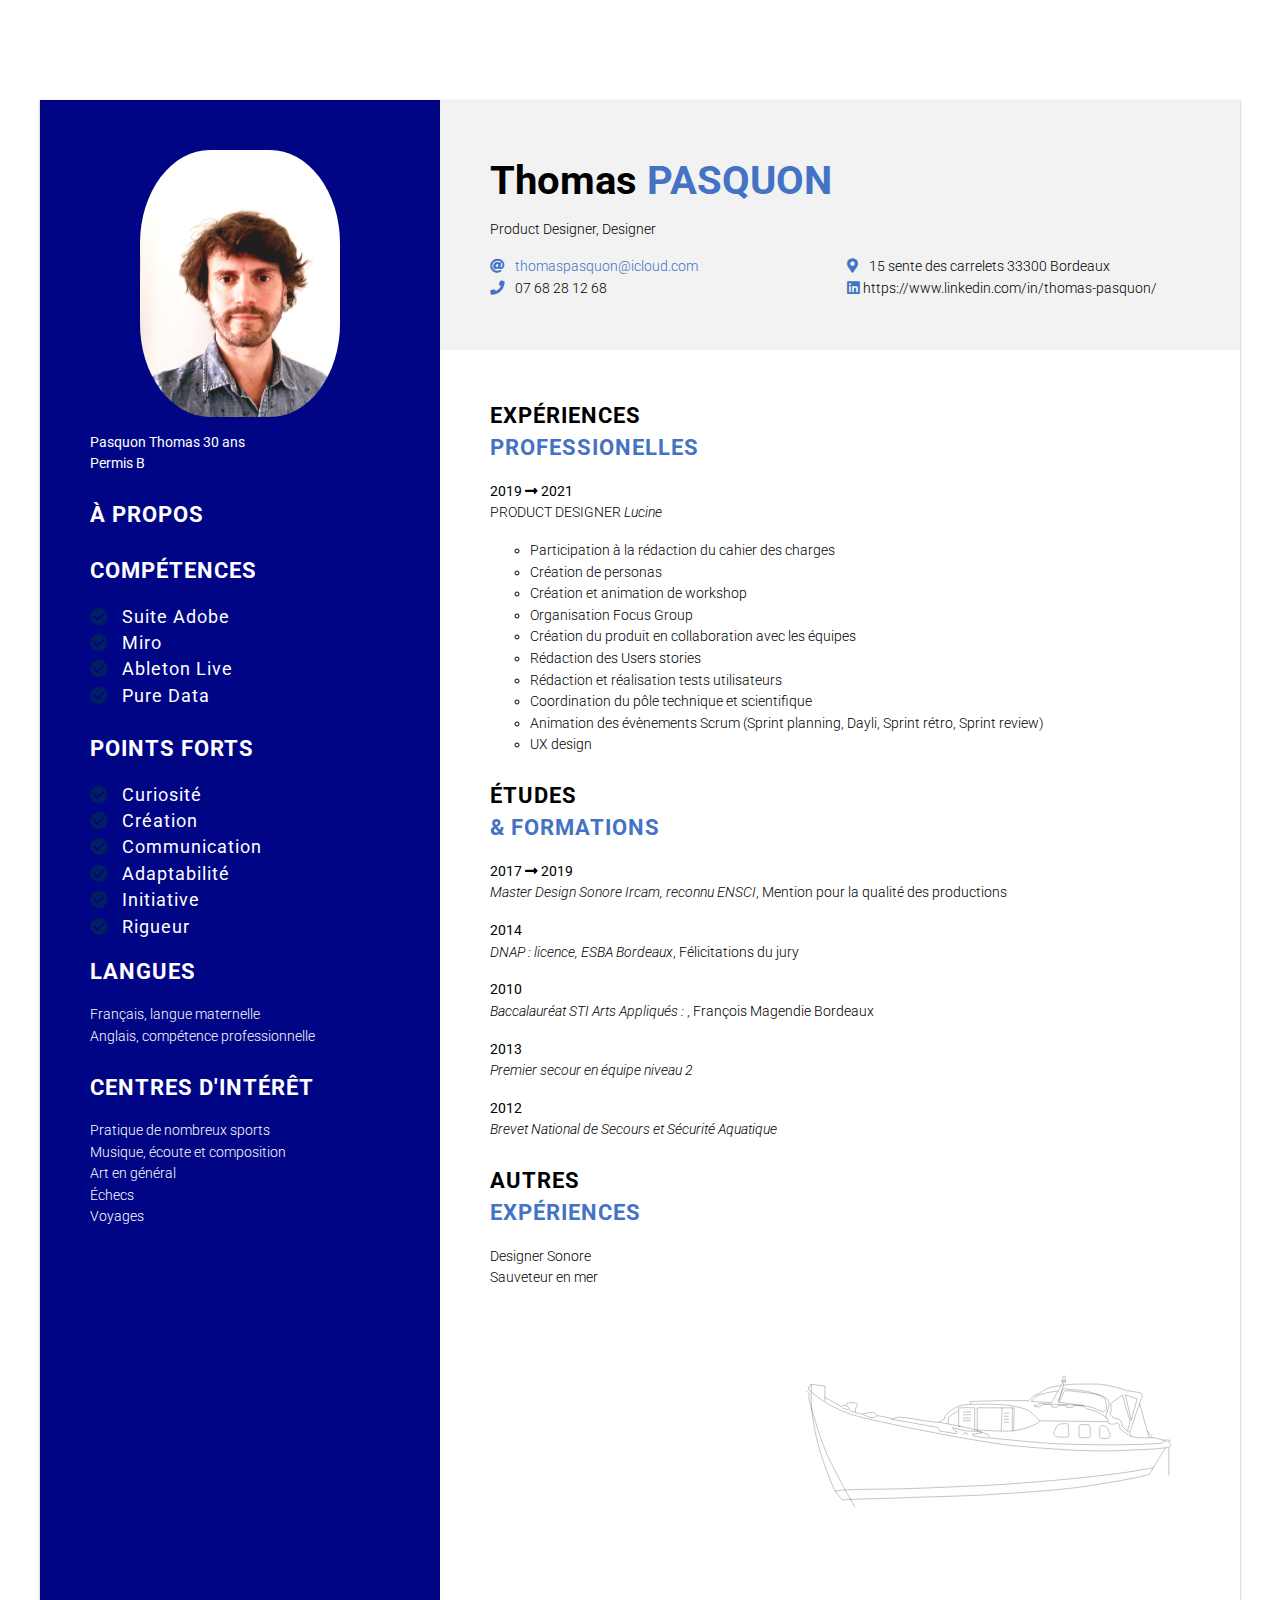
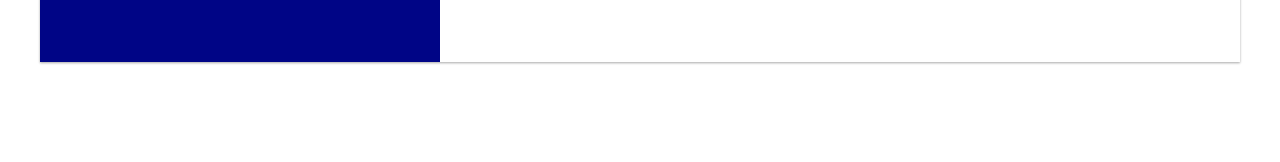
<file: site 1/index.html>
<head>
  <title>Curriculum vitae</title>
  <meta charset="utf-8">
  <meta name="viewport" content="width=device-width, initial-scale=1, user-scalable=no">
  <link rel="preconnect" href="https://fonts.googleapis.com">
  <link rel="preconnect" href="https://fonts.gstatic.com" crossorigin>
  <link href="https://fonts.googleapis.com/css2?family=Roboto:ital,wght@0,300;0,400;0,700;1,400&display=swap" rel="stylesheet">
  <link href="https://cdnjs.cloudflare.com/ajax/libs/font-awesome/5.15.4/css/all.min.css" rel="stylesheet">
    <link href="style.css" rel="stylesheet">
</head>

<body>
  <div class="cv-container">
    <div class="left-column">
      <img class="portait" src="IMG_1621.jpg" />
      <div class="section">
         <strong>Pasquon Thomas 30 ans</strong><br>
          <strong>Permis B</strong>
     </div>
      <div class="section">
        <h2>À PROPOS</h2>
        <p>
          
        </p>
        <p>
          
        </p>
      </div>
      <div class="section">
        <h2>COMPÉTENCES</h2>
        <ul class="skills">
          <li><i class="icon fas fa-check-circle text-darkblue"></i> <strong>Suite Adobe </strong></li>
          <li><i class="icon fas fa-check-circle text-darkblue"></i> <strong>Miro</strong></li>
          <li><i class="icon fas fa-check-circle text-darkblue"></i> <strong>Ableton Live</strong></li>
          <li><i class="icon fas fa-check-circle text-darkblue"></i> <strong>Pure Data</strong></li>
        </ul>
      </div>
        <div class="section">
  <h2>Points forts</h2>
  <ul class="skills">
    <li><i class="icon fas fa-check-circle text-darkblue"></i> <strong>Curiosité</strong></li>
    <li><i class="icon fas fa-check-circle text-darkblue"></i> <strong>Création</strong></li>
    <li><i class="icon fas fa-check-circle text-darkblue"></i> <strong>Communication</strong></li>
    <li><i class="icon fas fa-check-circle text-darkblue"></i> <strong>Adaptabilité</strong></li>
    <li><i class="icon fas fa-check-circle text-darkblue"></i> <strong>Initiative</strong></li>
    <li><i class="icon fas fa-check-circle text-darkblue"></i> <strong>Rigueur</strong></li>
  </ul>
  
  <h2>Langues</h2>
  <p>
    Français, langue maternelle
    <br>
    Anglais, compétence professionnelle
  </p>
</div>
      <div class="section">
        <h2>Centres d'intérêt</h2>
        <p>
          Pratique de nombreux sports
          <br>
          Musique, écoute et composition
          <br>
          Art en général
          <br>
          Échecs
          <br>
          Voyages
        </p>
      </div>
    </div>
    <div class="right-column">
      <div class="header">
        <h1>Thomas <span class="text-blue text-uppercase">Pasquon</span></h1>
        <p>Product Designer, Designer </p>
        <ul class="infos">
          <li><i class="icon fas fa-at text-blue"></i> <a href="mailto:thomaspasquon@icloud.com">thomaspasquon@icloud.com</a></li>
          <li><i class="icon fas fa-phone text-blue"></i> 07 68 28 12 68 </li>
          <li><i class="icon fas fa-map-marker-alt text-blue"></i> 15 sente des carrelets 33300 Bordeaux 
            </li><li><i class="fab fa-linkedin text-blue"></i> https://www.linkedin.com/in/thomas-pasquon/
            </li>
        </ul>
      </div>
      <div class="content">
        <div class="section">
          <h2>Expériences <br><span class="text-blue">professionelles</span></h2>
          <p>
            <strong>2019 <i class="fas fa-long-arrow-alt-right"></i> 2021</strong>
            <br>
            PRODUCT DESIGNER  <em> Lucine  </em>
          </p>
          <ul class="experience-list">
            <li>Participation à la rédaction du cahier des charges</li>
            <li>Création de personas</li>
            <li>Création et animation de workshop</li>
            <li>Organisation Focus Group</li>
            <li>Création du produit en collaboration avec les équipes</li>
            <li>Rédaction des Users stories</li>
            <li>Rédaction et réalisation tests utilisateurs</li>
            <li>Coordination du pôle technique et scientifique</li>
            <li>Animation des évènements Scrum (Sprint planning, Dayli, Sprint rétro, Sprint review)</li>
            <li>UX design</li>
          </ul>
        </div>
        <div class="section">
          <p>
            
          </p>
          <ul class="experience-list">
            
          </ul>
        </div>
        <div class="section">
          <h2>Études <br><span class="text-blue">& formations</span></h2>
          <p>
            <strong>2017 <i class="fas fa-long-arrow-alt-right"></i> 2019</strong>
            <br>
            <em>Master Design Sonore Ircam, reconnu ENSCI</em>, Mention pour la qualité des productions
          </p>
          <p>
            <strong>2014</strong>
            <br>
            <em>DNAP : licence, ESBA Bordeaux</em>, Félicitations du jury
          </p>
          <p>
            <strong>2010</strong>
            <br>
            <em>Baccalauréat STI Arts Appliqués : </em>, François Magendie Bordeaux
          </p>
          <p>
            <strong>2013</strong>
            <br>
            <em>Premier secour en équipe niveau 2</em>
          </p>
          <p>
        <strong>2012</strong>
            <br>
            <em>Brevet National de Secours et Sécurité Aquatique </em>
          </p>
        </div>
        <div class="section">
          <h2>Autres <br><span class="text-blue">expériences</span></h2>
          <p>Designer Sonore
            <br>
            Sauveteur en mer
            <br>              
          </p>
             <img class="pinasse" src="pinasse.svg" />
        </div>
      </div>
    </div>
  </div>
</body>
</file>
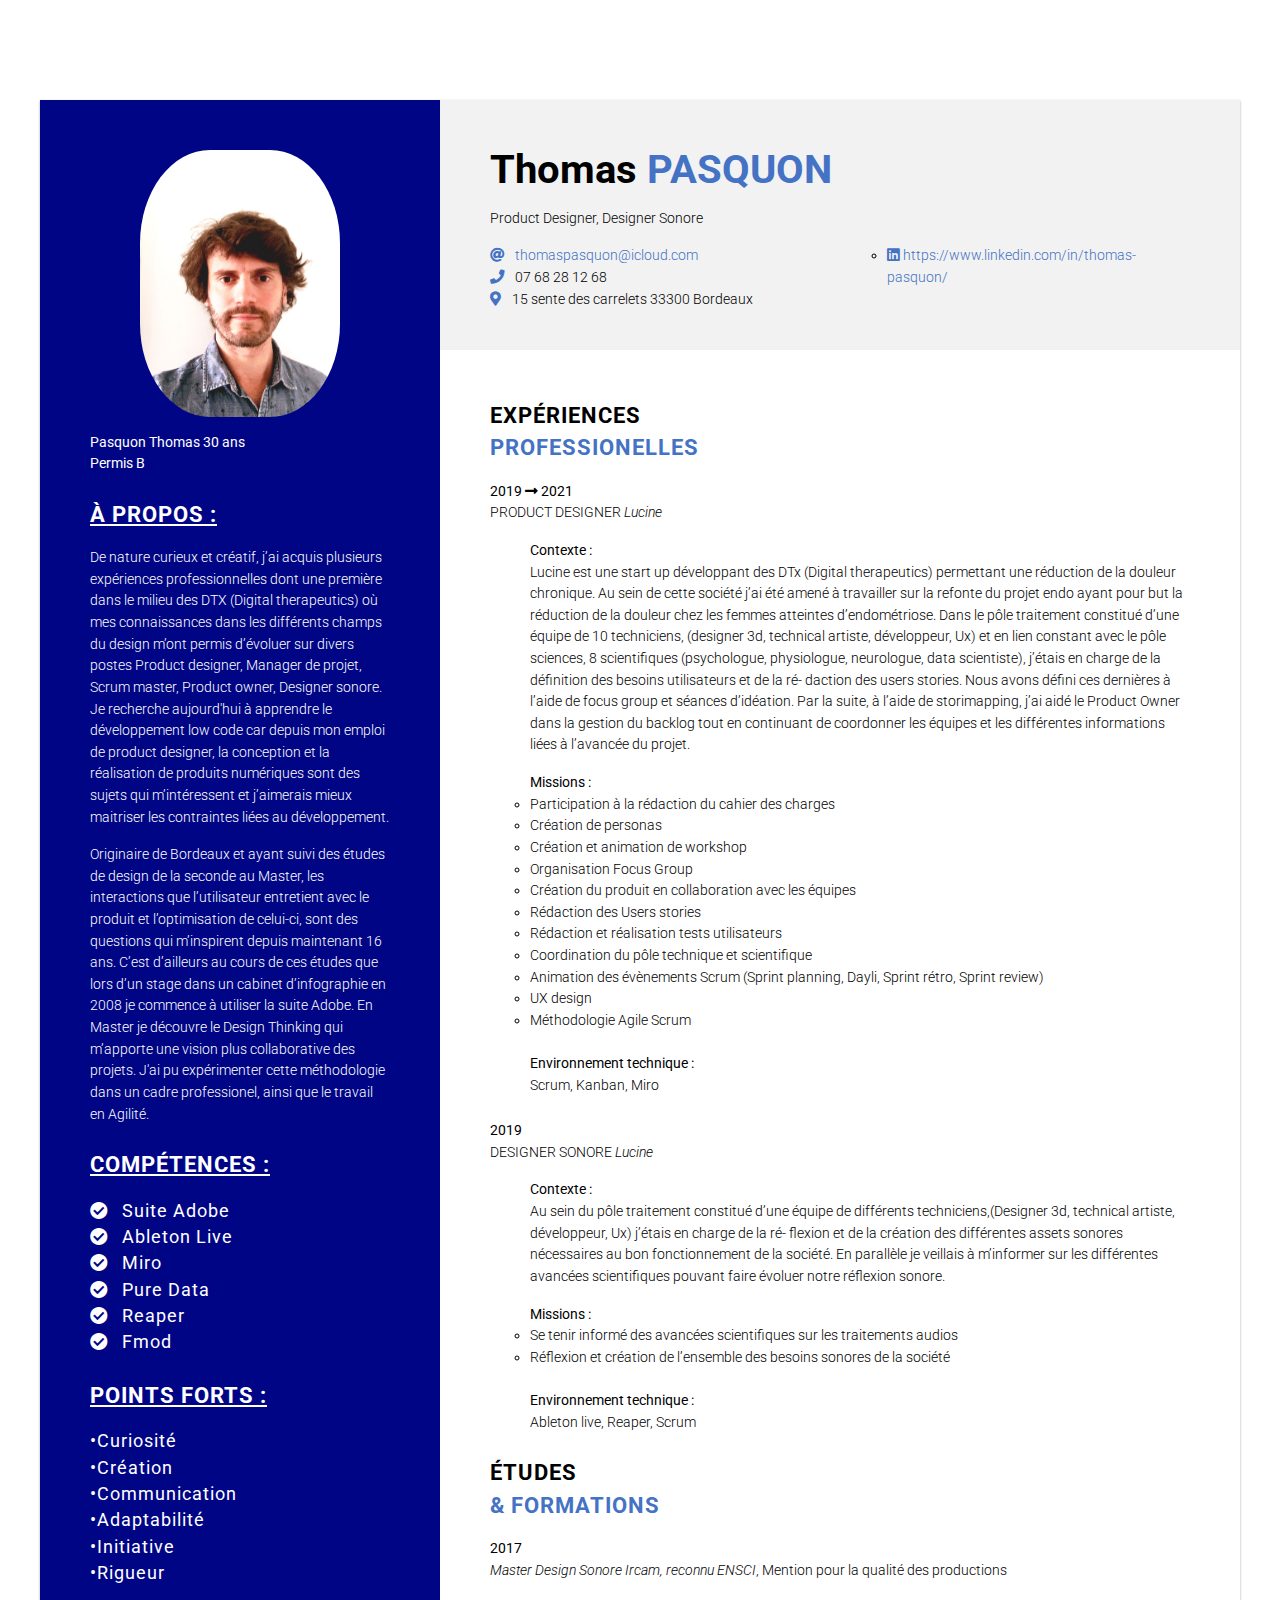
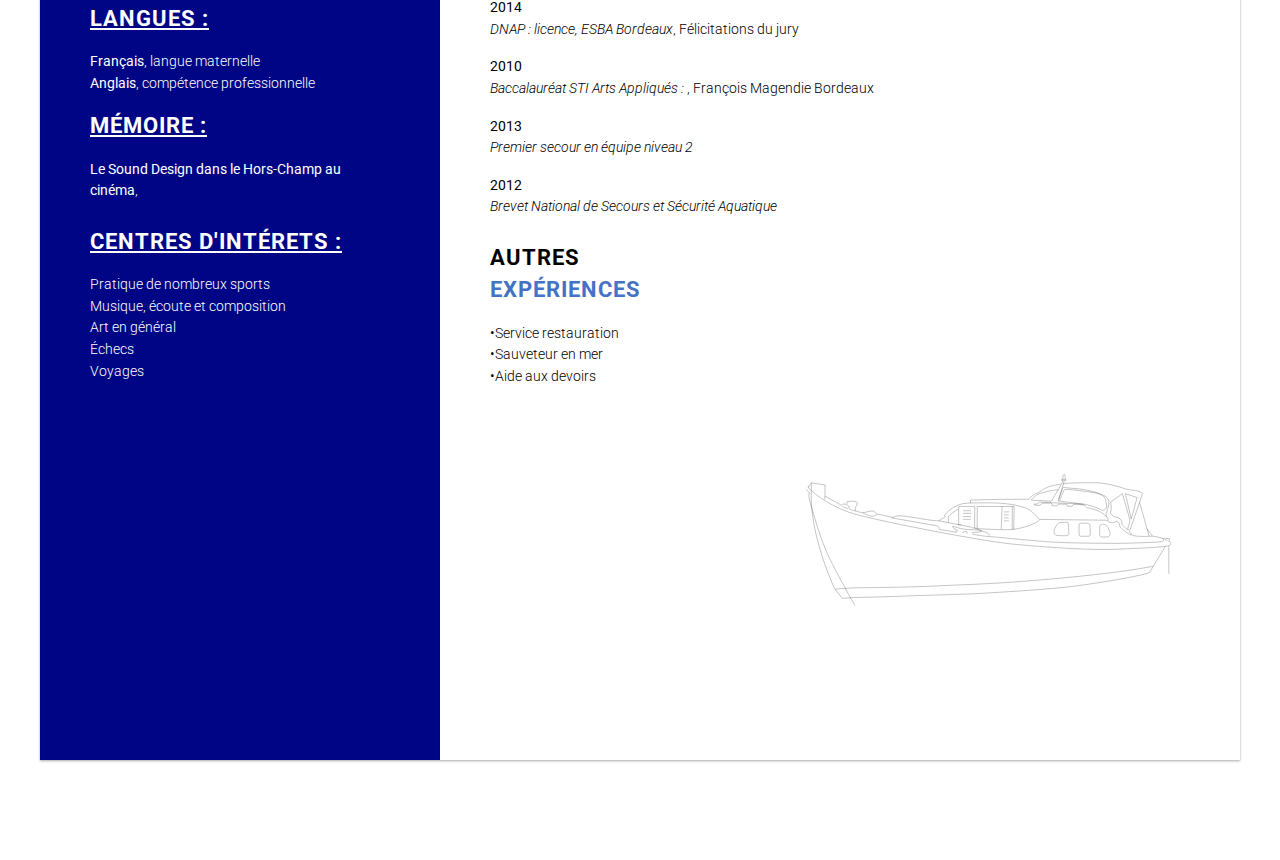
<file: site 1/index1.html>
<head>
  <title>Curriculum vitae</title>
  <meta charset="utf-8">
  <meta name="viewport" content="width=device-width, initial-scale=1, user-scalable=no">
  <link rel="preconnect" href="https://fonts.googleapis.com">
  <link rel="preconnect" href="https://fonts.gstatic.com" crossorigin>
  <link href="https://fonts.googleapis.com/css2?family=Roboto:ital,wght@0,300;0,400;0,700;1,400&display=swap" rel="stylesheet">
  <link href="https://cdnjs.cloudflare.com/ajax/libs/font-awesome/5.15.4/css/all.min.css" rel="stylesheet">
    <link href="style.css" rel="stylesheet">
</head>

<body>
  <div class="cv-container">
    <div class="left-column">
      <img class="portait" src="IMG_1621.jpg" />
      <div class="section">
          <style>
</style>
         <strong>Pasquon Thomas 30 ans</strong><br>
          <strong>Permis B</strong>
     </div>
      <div class="section">
        <h2 class="souligne-h2">À PROPOS :</h2>
        <p>
          De nature curieux et créatif, j’ai acquis plusieurs expériences professionnelles dont une première dans le milieu des DTX (Digital therapeutics) où mes connaissances dans les différents champs du design m’ont permis d’évoluer sur divers postes Product designer, Manager de projet, Scrum master, Product owner, Designer sonore.
        Je recherche aujourd'hui à apprendre le développement low code car depuis mon emploi de product designer, la conception et la réalisation de produits numériques sont des sujets qui m’intéressent et j’aimerais mieux maitriser les contraintes liées au développement. 
          </p>
          <p>
        Originaire de Bordeaux et ayant suivi des études de design de la seconde au Master, les interactions que l’utilisateur entretient avec le produit et l’optimisation de celui-ci, sont des questions qui m’inspirent depuis maintenant 16 ans. C’est d’ailleurs au cours de ces études que lors d’un stage dans un cabinet d’infographie en 2008 je commence à utiliser la suite Adobe. En Master je découvre le Design Thinking qui m’apporte une vision plus collaborative des projets. J'ai pu expérimenter cette méthodologie dans un cadre professionel, ainsi que le travail en Agilité.  
          </p>
      </div>
      <div class="section">
        <h2 class="souligne-h2">COMPÉTENCES :</h2>
        <ul class="skills">
          <li><i class="icon fas fa-check-circle text-white"></i> <strong>Suite Adobe</strong></li>
          <li><i class="icon fas fa-check-circle text-white"></i> <strong>Ableton Live</strong></li>
            <li><i class="icon fas fa-check-circle text-white"></i> <strong>Miro</strong></li>
          <li><i class="icon fas fa-check-circle text-white"></i> <strong>Pure Data</strong></li>
          <li><i class="icon fas fa-check-circle text-white"></i> <strong>Reaper</strong></li>
          <li><i class="icon fas fa-check-circle text-white"></i> <strong>Fmod</strong></li>
        </ul>
      </div>
        <div class="section">
  <h2 class="souligne-h2">POINTS FORTS :</h2>
    <ul class="skills">
        <strong>•Curiosité</strong><br>
        <strong>•Création</strong><br>
        <strong>•Communication</strong>
        <br><strong>•Adaptabilité</strong><br>
        <strong>•Initiative</strong><br>
        <strong>•Rigueur</strong><br>
    </ul>
  
  <h2 class="souligne-h2">LANGUES :</h2>
    <p>
        <strong>Français</strong>, langue maternelle
        <br>
       <strong> Anglais</strong>, compétence professionnelle
    </p>
  
  <h2 class="souligne-h2">MÉMOIRE :</h2>
    <p>
        <strong>Le Sound Design dans le Hors-Champ au cinéma</strong>, 
    </p>
</div>
<div class="section">
    <h2 class="souligne-h2">CENTRES D'INTÉRETS :</h2>
        <p>
              Pratique de nombreux sports
              <br>
              Musique, écoute et composition
              <br>
              Art en général
              <br>
              Échecs
              <br>
              Voyages
        </p>
</div>
        
    </div>
    <div class="right-column">
      <div class="header">
        <h1>Thomas <span class="text-blue text-uppercase">Pasquon</span></h1>
        <p>Product Designer, Designer Sonore</p>
        <ul class="infos">
          <li><i class="icon fas fa-at text-blue"></i> <a href="mailto:thomaspasquon@icloud.com">thomaspasquon@icloud.com</a></li>
          <li><i class="icon fas fa-phone text-blue"></i> 07 68 28 12 68 </li>
          <li><i class="icon fas fa-map-marker-alt text-blue"></i> 15 sente des carrelets 33300 Bordeaux 
            <ul class="social-media-list">
  <li><i class="fab fa-linkedin text-blue"></i> <a href="https://www.linkedin.com/in/thomas-pasquon/">https://www.linkedin.com/in/thomas-pasquon/</a></li>
        </ul>
    </ul>
</div>
      <div class="content">
        <div class="section">
          <h2>Expériences <br><span class="text-blue">professionelles</span></h2>
          <p>
            <strong>2019 <i class="fas fa-long-arrow-alt-right"></i> 2021</strong>
            <br>
            PRODUCT DESIGNER  <em> Lucine  </em>
          </p>
          <ul class="experience-list">
             <p><strong>Contexte :</strong><br>
                Lucine est une start up développant des DTx (Digital therapeutics) permettant une réduction de la douleur chronique.
                Au sein de cette société j’ai été amené à travailler sur la
                refonte du projet endo ayant pour but la réduction de la douleur chez les femmes atteintes d’endométriose. Dans le pôle traitement constitué
                d’une équipe de 10 techniciens, (designer 3d, technical artiste, développeur, Ux) et en lien constant avec le pôle sciences,
                8 scientifiques (psychologue, physiologue, neurologue, data scientiste), j’étais en charge de la définition des besoins utilisateurs et de la ré- daction des users stories. Nous avons défini ces dernières à l’aide de focus group et séances d’idéation. Par la suite, à l’aide de
                storimapping, j’ai aidé le Product Owner dans la gestion du backlog tout en continuant de coordonner les équipes et les différentes informations
                liées à l’avancée du projet.<br>
                 </p>
                  <strong>Missions :</strong>
                <li>Participation à la rédaction du cahier des charges</li>
                <li>Création de personas</li>
                <li>Création et animation de workshop</li>
                <li>Organisation Focus Group</li>
                <li>Création du produit en collaboration avec les équipes</li>
                <li>Rédaction des Users stories</li>
                <li>Rédaction et réalisation tests utilisateurs</li>
                <li>Coordination du pôle technique et scientifique</li>
                <li>Animation des évènements Scrum (Sprint planning, Dayli, Sprint rétro, Sprint review)</li>
                <li>UX design</li>
                <li>Méthodologie Agile Scrum</li><br>
              <p><strong>Environnement technique :</strong><br>
                  Scrum, Kanban, Miro
                  </p>
          </ul>
        </div>
        <div class="section">
          <p>
            <strong>2019</strong>
            <br>
            DESIGNER SONORE  <em> Lucine  </em>
        </p>
          <ul class="experience-list">
              <p><strong>Contexte :</strong><br>
                  Au sein du pôle traitement constitué d’une équipe de différents techniciens,(Designer 3d, technical artiste, développeur, Ux) j’étais en charge de la ré- flexion et de la création des différentes assets sonores nécessaires au bon fonctionnement de la société. En parallèle je veillais à m’informer sur les différentes avancées scientifiques pouvant faire évoluer notre réflexion sonore.<br>
                  </p>
             <strong>Missions :</strong>
            <li>Se tenir informé des avancées scientifiques sur les traitements audios</li>
            <li>Réflexion et création de l’ensemble des besoins sonores de la société</li><br>
              <p><strong>Environnement technique :</strong><br>
                  Ableton live, Reaper, Scrum
                  </p>
          </ul>
        </div>
        <div class="section">
          <h2>Études <br><span class="text-blue">& formations</span></h2>
          <p>
            <strong>2017</strong>
            <br>
            <em>Master Design Sonore Ircam, reconnu ENSCI</em>, Mention pour la qualité des productions
          </p>
          <p>
            <strong>2014</strong>
            <br>
            <em>DNAP : licence, ESBA Bordeaux</em>, Félicitations du jury
          </p>
          <p>
            <strong>2010</strong>
            <br>
            <em>Baccalauréat STI Arts Appliqués : </em>, François Magendie Bordeaux
          </p>
          <p>
            <strong>2013</strong>
            <br>
            <em>Premier secour en équipe niveau 2</em>
          </p>
          <p>
        <strong>2012</strong>
            <br>
            <em>Brevet National de Secours et Sécurité Aquatique </em>
          </p>
        </div>
        <div class="section">
          <h2>Autres <br><span class="text-blue">expériences</span></h2>
          <p>•Service restauration
            <br>
            •Sauveteur en mer
            <br>
              •Aide aux devoirs
          </p>
             <img class="pinasse" src="pinasse.svg" />
        </div>
      </div>
    </div>
  </div>
</body>
</file>
<file: site 1/style.css>
/* GENERAL */
*{
  margin: 0;
  box-sizing: border-box;
}

body{
  font-family: Roboto;
  font-weight: 300;
  font-size: .9rem;
  line-height: 1.5;
}

a{
  text-decoration: none;
  color: #4472C4;
}

a:hover{
  text-decoration: underline;
}

p{
  margin: 0 0 1rem;
}

h1{
  margin: 0 0 1rem;
  font-size: 2.5rem;
  margin-bottom: .5rem;
}

h2{
  margin: 0 0 1rem;
  letter-spacing: 1px;
  text-transform: uppercase;
}

.text-blue{
  color: #4472C4;
}

.text-darkblue{
  color: #002060;
}

.text-uppercase{
  text-transform: uppercase; 
}

.icon{
  margin-right: .5rem;
}

.cv-container{
  display: grid;
  grid-template-columns: 1fr 1fr 1fr;
  grid-template-areas: "left-column right-column right-column";
  width: 1200px;
  margin: 100px auto;
  box-shadow: 0 1px 3px rgba(0,0,0,0.12), 0 1px 2px rgba(0,0,0,0.24);
}

.section{
  margin-bottom: 1.5rem;
}

/* LEFT COLUMN */
.left-column{
  grid-area: left-column;
  padding: 50px;
  background-color: #000586;
  color: white;
}

.portait{
  border-radius: 35%;
  max-width: 200px;
  margin: auto;
  display: block;
  margin-bottom: 15px
}
.pinasse{
    border-radius: 100%;
    max-width:400px;
    display: block;
    margin-bottom: 0px;
    margin-left: 300px;
}

.skills{
  list-style-type: none;
  padding: 0;
  font-size: 1.1rem;
  letter-spacing: 1px;
  margin: 0 0 1rem;
}

/* RIGHT COLUMN */
.right-column{
  grid-area: right-column;
  display: grid;
  grid-template-rows: 250px 1fr;
  grid-template-areas: 
    "header"
    "content";
}

/* HEADER */
.header{
  grid-area: header;
  padding: 50px;
  background-color: #F2F2F2;
  display: flex;
  flex-direction: column;
  justify-content: center;
}

.infos{
  columns: 2;
  list-style-type: none;
  padding: 0;
}

/* CONTENT */
.content{
  grid-area: content;
  padding: 50px;
}

.experience-list{
  list-style-type: circle;
}
.souligne-h2 {
        text-decoration: underline;
}
</file>
